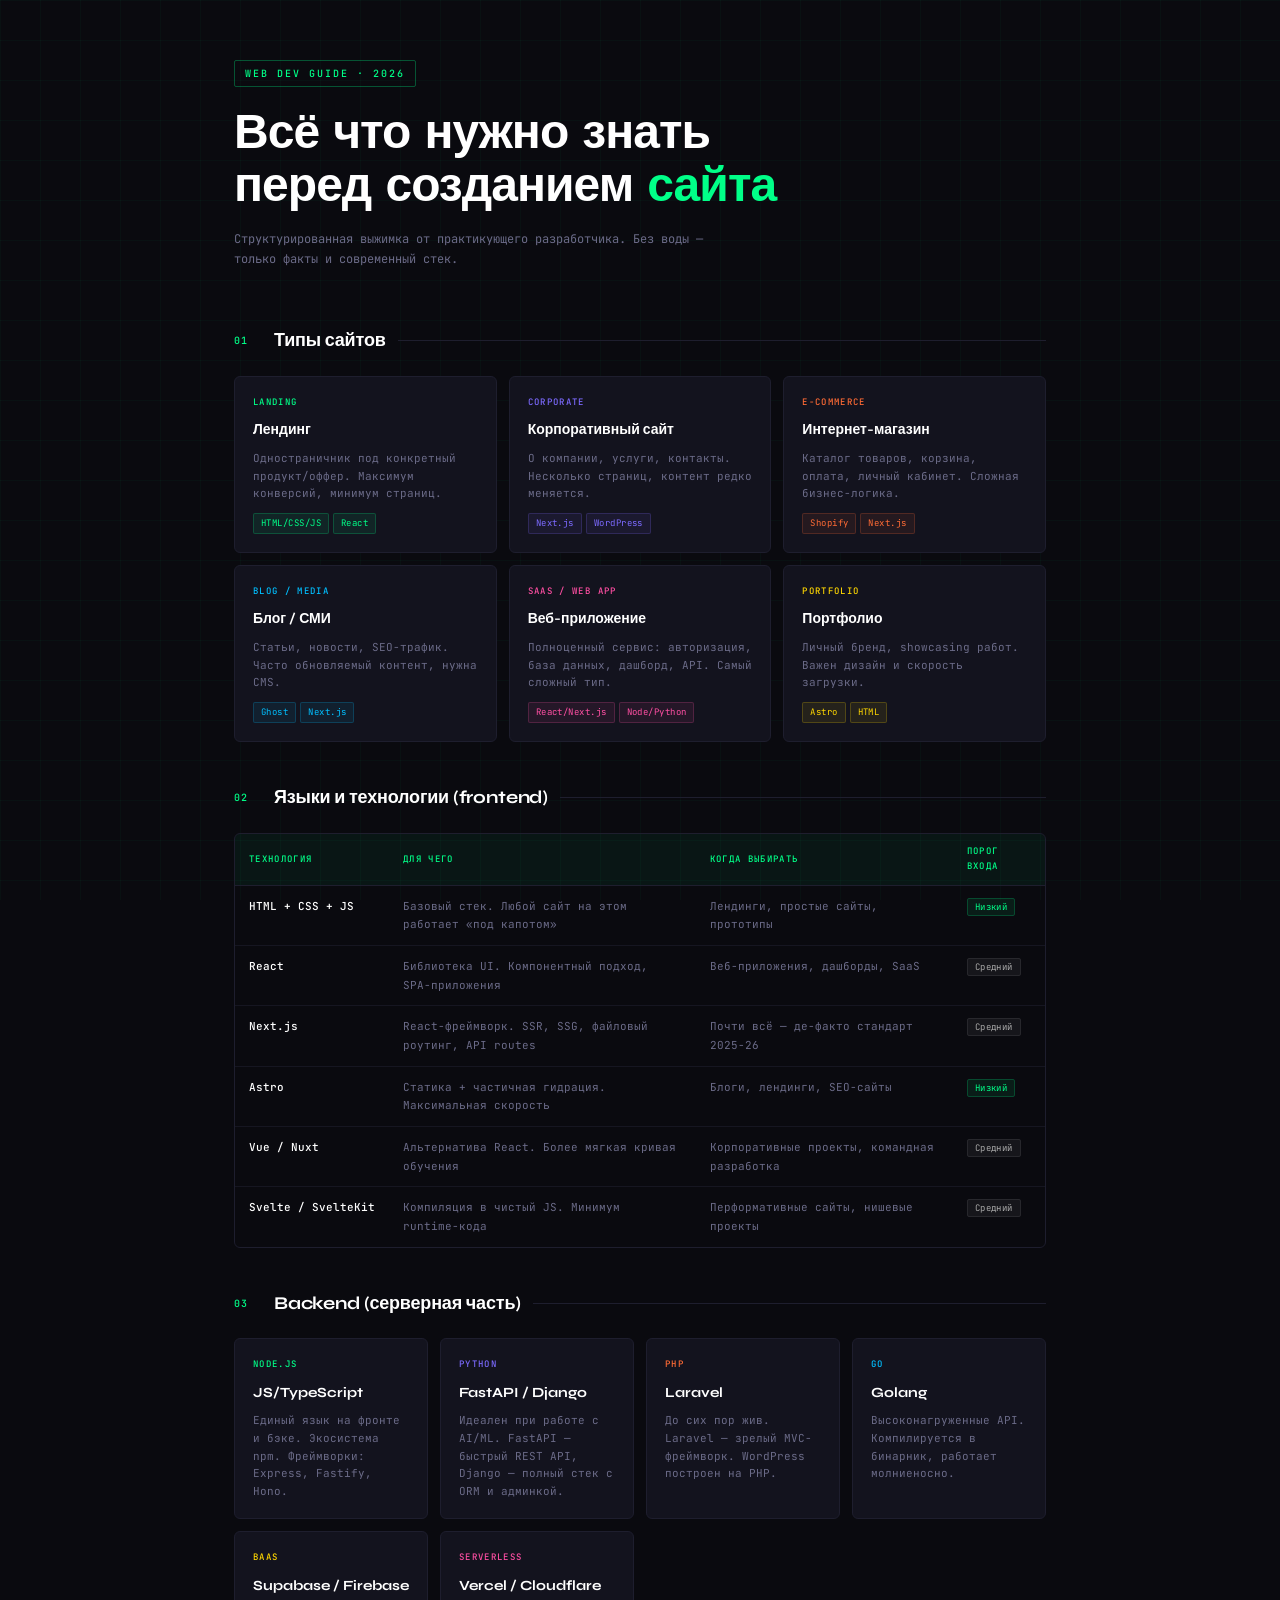
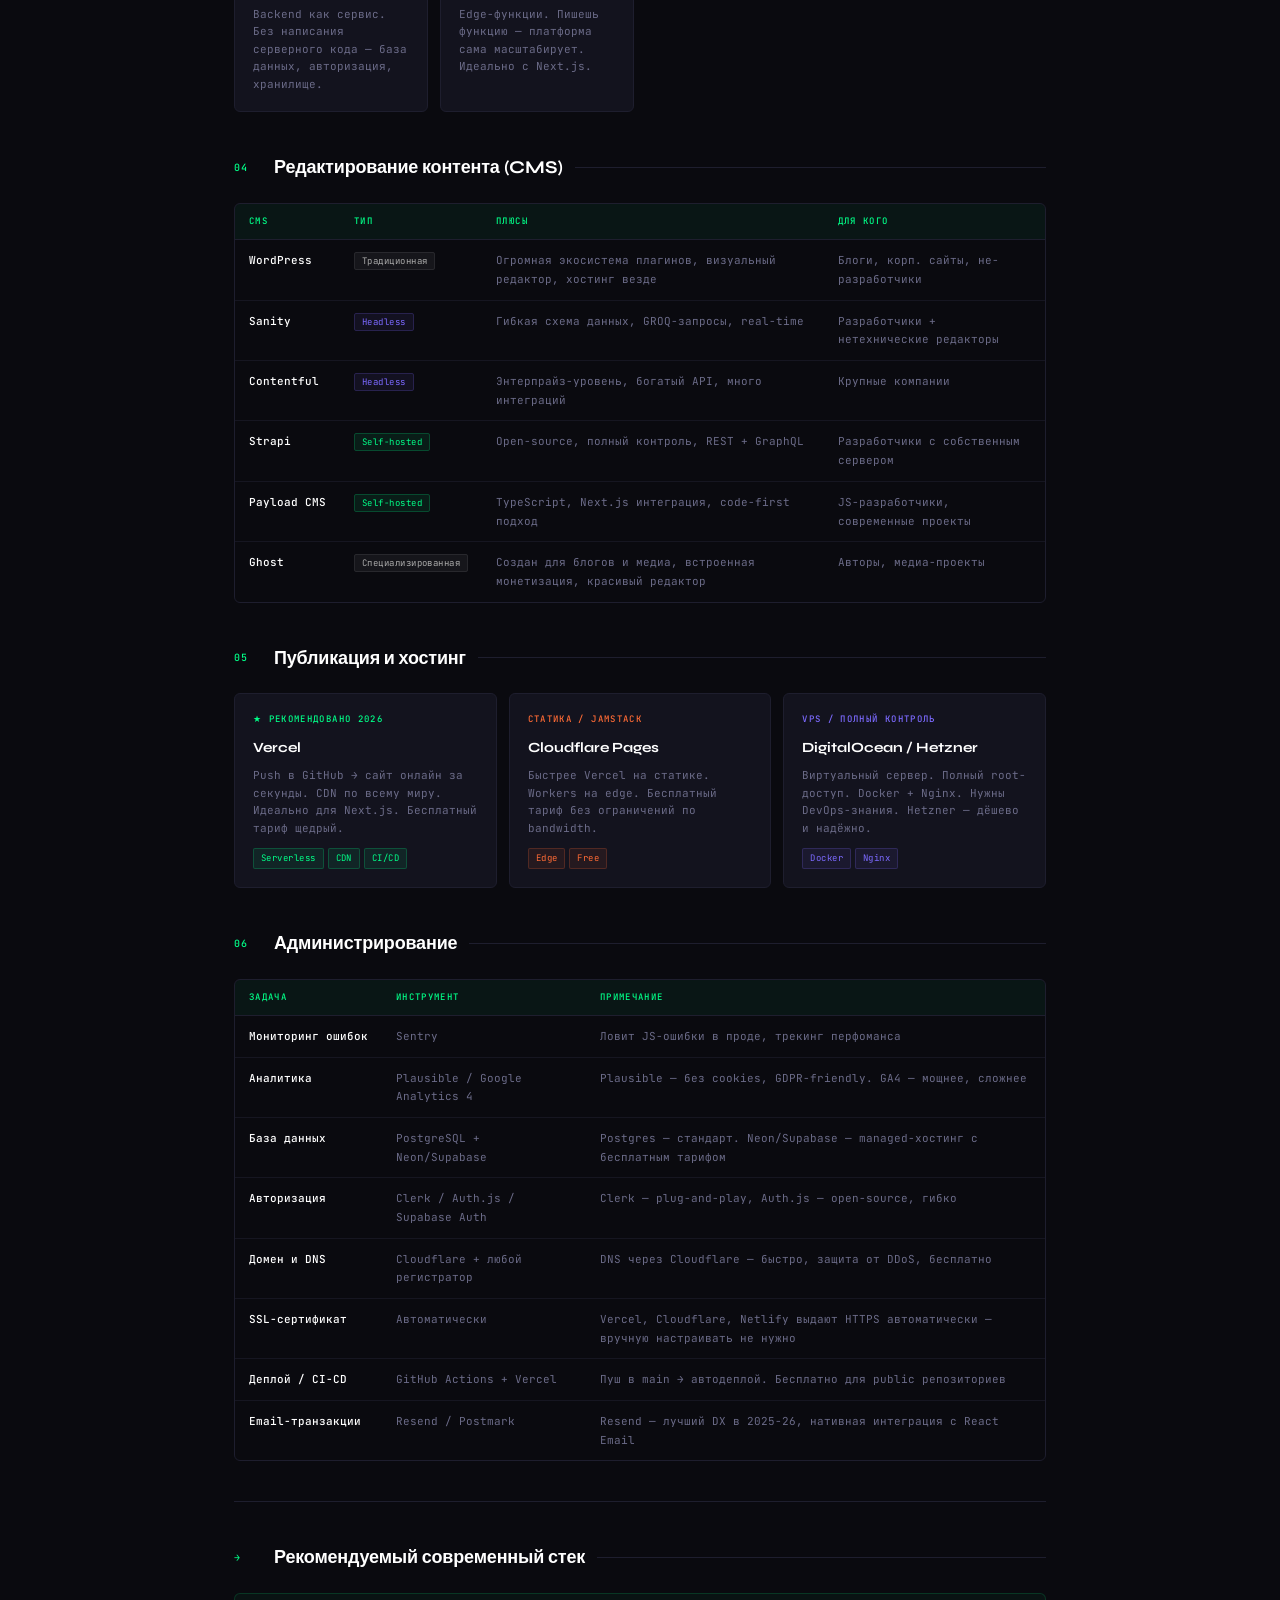
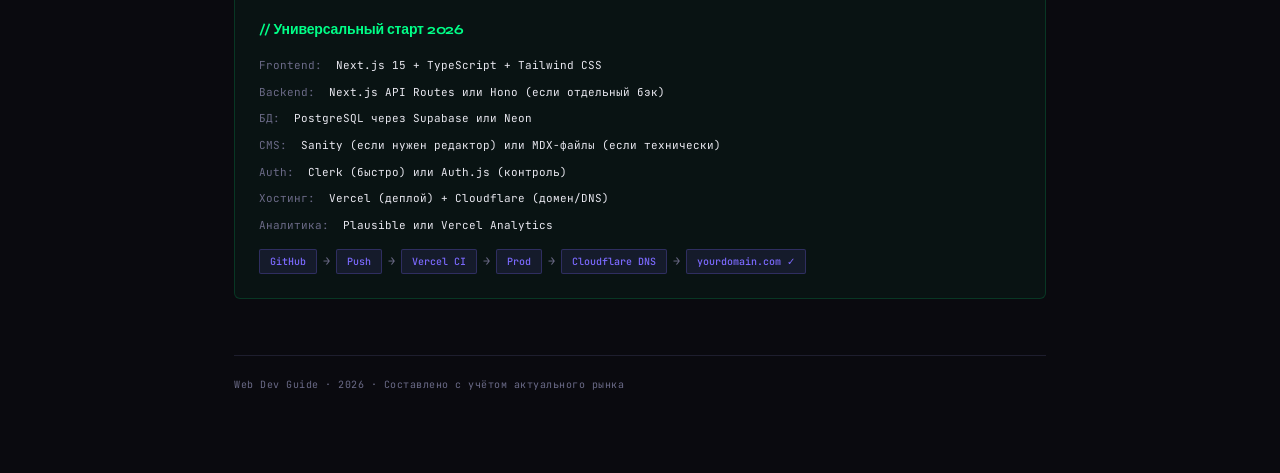
<file: web-guide.html>
<!DOCTYPE html>
<html lang="ru">
<head>
<meta charset="UTF-8">
<meta name="viewport" content="width=device-width, initial-scale=1.0">
<title>Гайд по веб-разработке 2026</title>
<link href="https://fonts.googleapis.com/css2?family=Syne:wght@400;600;700;800&family=JetBrains+Mono:wght@300;400;500&display=swap" rel="stylesheet">
<style>
  :root {
    --bg: #0a0a0f;
    --surface: #111118;
    --border: #1e1e2e;
    --accent: #00ff88;
    --accent2: #7c6aff;
    --accent3: #ff6b35;
    --text: #e8e8f0;
    --muted: #6b6b88;
    --card: #13131e;
  }

  * { margin: 0; padding: 0; box-sizing: border-box; }

  body {
    background: var(--bg);
    color: var(--text);
    font-family: 'JetBrains Mono', monospace;
    font-size: 13px;
    line-height: 1.7;
    min-height: 100vh;
  }

  /* Grid background */
  body::before {
    content: '';
    position: fixed;
    inset: 0;
    background-image:
      linear-gradient(rgba(0,255,136,0.03) 1px, transparent 1px),
      linear-gradient(90deg, rgba(0,255,136,0.03) 1px, transparent 1px);
    background-size: 40px 40px;
    pointer-events: none;
    z-index: 0;
  }

  .wrap {
    position: relative;
    z-index: 1;
    max-width: 860px;
    margin: 0 auto;
    padding: 60px 24px 80px;
  }

  /* Header */
  .header {
    margin-bottom: 56px;
  }

  .tag {
    display: inline-block;
    font-size: 10px;
    font-weight: 500;
    letter-spacing: 0.2em;
    text-transform: uppercase;
    color: var(--accent);
    border: 1px solid rgba(0,255,136,0.3);
    padding: 4px 10px;
    border-radius: 2px;
    margin-bottom: 20px;
  }

  h1 {
    font-family: 'Syne', sans-serif;
    font-size: clamp(28px, 5vw, 48px);
    font-weight: 800;
    line-height: 1.1;
    letter-spacing: -0.02em;
    color: #fff;
    margin-bottom: 16px;
  }

  h1 span { color: var(--accent); }

  .subtitle {
    color: var(--muted);
    font-size: 12px;
    max-width: 500px;
  }

  /* Section */
  .section {
    margin-bottom: 40px;
  }

  .section-header {
    display: flex;
    align-items: center;
    gap: 12px;
    margin-bottom: 20px;
  }

  .section-num {
    font-size: 10px;
    color: var(--accent);
    font-weight: 500;
    letter-spacing: 0.1em;
    min-width: 28px;
  }

  h2 {
    font-family: 'Syne', sans-serif;
    font-size: 18px;
    font-weight: 700;
    color: #fff;
    letter-spacing: -0.01em;
  }

  .line {
    flex: 1;
    height: 1px;
    background: var(--border);
  }

  /* Cards grid */
  .grid {
    display: grid;
    grid-template-columns: repeat(auto-fill, minmax(240px, 1fr));
    gap: 12px;
  }

  .grid-3 {
    grid-template-columns: repeat(auto-fill, minmax(180px, 1fr));
  }

  .card {
    background: var(--card);
    border: 1px solid var(--border);
    border-radius: 6px;
    padding: 18px;
    transition: border-color 0.2s, transform 0.2s;
    position: relative;
    overflow: hidden;
  }

  .card::before {
    content: '';
    position: absolute;
    top: 0; left: 0; right: 0;
    height: 2px;
    background: var(--card-accent, var(--accent));
    opacity: 0;
    transition: opacity 0.2s;
  }

  .card:hover {
    border-color: rgba(0,255,136,0.2);
    transform: translateY(-1px);
  }

  .card:hover::before { opacity: 1; }

  .card-label {
    font-size: 9px;
    letter-spacing: 0.15em;
    text-transform: uppercase;
    color: var(--card-accent, var(--accent));
    margin-bottom: 8px;
    font-weight: 500;
  }

  .card-title {
    font-family: 'Syne', sans-serif;
    font-size: 14px;
    font-weight: 700;
    color: #fff;
    margin-bottom: 8px;
  }

  .card-desc {
    font-size: 11px;
    color: var(--muted);
    line-height: 1.6;
  }

  .card-tags {
    display: flex;
    flex-wrap: wrap;
    gap: 4px;
    margin-top: 10px;
  }

  .pill {
    font-size: 9px;
    padding: 2px 7px;
    border-radius: 2px;
    background: rgba(255,255,255,0.05);
    color: #aaa;
    border: 1px solid rgba(255,255,255,0.08);
    letter-spacing: 0.05em;
  }

  .pill.green { background: rgba(0,255,136,0.08); color: var(--accent); border-color: rgba(0,255,136,0.2); }
  .pill.purple { background: rgba(124,106,255,0.08); color: var(--accent2); border-color: rgba(124,106,255,0.2); }
  .pill.orange { background: rgba(255,107,53,0.08); color: var(--accent3); border-color: rgba(255,107,53,0.2); }

  /* Table */
  .table-wrap {
    border: 1px solid var(--border);
    border-radius: 6px;
    overflow: hidden;
  }

  table {
    width: 100%;
    border-collapse: collapse;
  }

  thead th {
    background: rgba(0,255,136,0.05);
    font-size: 9px;
    letter-spacing: 0.15em;
    text-transform: uppercase;
    color: var(--accent);
    padding: 10px 14px;
    text-align: left;
    font-weight: 500;
    border-bottom: 1px solid var(--border);
  }

  tbody td {
    padding: 11px 14px;
    font-size: 11px;
    color: var(--muted);
    border-bottom: 1px solid rgba(30,30,46,0.6);
    vertical-align: top;
  }

  tbody tr:last-child td { border-bottom: none; }
  tbody tr:hover td { background: rgba(255,255,255,0.02); color: var(--text); }

  td:first-child {
    color: #fff;
    font-weight: 500;
    font-size: 11px;
    white-space: nowrap;
  }

  /* Recommendation block */
  .rec-block {
    background: rgba(0,255,136,0.04);
    border: 1px solid rgba(0,255,136,0.15);
    border-radius: 6px;
    padding: 24px;
  }

  .rec-block h3 {
    font-family: 'Syne', sans-serif;
    font-size: 14px;
    font-weight: 700;
    color: var(--accent);
    margin-bottom: 14px;
    letter-spacing: -0.01em;
  }

  .rec-row {
    display: grid;
    grid-template-columns: auto 1fr;
    gap: 6px 14px;
    align-items: start;
    margin-bottom: 8px;
    font-size: 11px;
  }

  .rec-key {
    color: var(--muted);
    white-space: nowrap;
  }

  .rec-val { color: var(--text); }

  /* Stack path */
  .path {
    display: flex;
    align-items: center;
    flex-wrap: wrap;
    gap: 6px;
    margin-top: 14px;
  }

  .path-step {
    background: rgba(124,106,255,0.1);
    border: 1px solid rgba(124,106,255,0.25);
    color: var(--accent2);
    font-size: 10px;
    padding: 3px 10px;
    border-radius: 2px;
    font-weight: 500;
  }

  .path-arrow { color: var(--muted); font-size: 12px; }

  /* Divider */
  .divider {
    height: 1px;
    background: var(--border);
    margin: 40px 0;
  }

  /* Footer */
  .footer {
    margin-top: 56px;
    padding-top: 20px;
    border-top: 1px solid var(--border);
    font-size: 10px;
    color: var(--muted);
    letter-spacing: 0.05em;
  }
</style>
</head>
<body>
<div class="wrap">

  <!-- Header -->
  <div class="header">
    <div class="tag">Web Dev Guide · 2026</div>
    <h1>Всё что нужно знать<br>перед созданием <span>сайта</span></h1>
    <p class="subtitle">Структурированная выжимка от практикующего разработчика. Без воды — только факты и современный стек.</p>
  </div>

  <!-- 1. Типы сайтов -->
  <div class="section">
    <div class="section-header">
      <span class="section-num">01</span>
      <h2>Типы сайтов</h2>
      <div class="line"></div>
    </div>
    <div class="grid">
      <div class="card" style="--card-accent: #00ff88;">
        <div class="card-label">Landing</div>
        <div class="card-title">Лендинг</div>
        <div class="card-desc">Одностраничник под конкретный продукт/оффер. Максимум конверсий, минимум страниц.</div>
        <div class="card-tags">
          <span class="pill green">HTML/CSS/JS</span>
          <span class="pill green">React</span>
        </div>
      </div>
      <div class="card" style="--card-accent: #7c6aff;">
        <div class="card-label">Corporate</div>
        <div class="card-title">Корпоративный сайт</div>
        <div class="card-desc">О компании, услуги, контакты. Несколько страниц, контент редко меняется.</div>
        <div class="card-tags">
          <span class="pill purple">Next.js</span>
          <span class="pill purple">WordPress</span>
        </div>
      </div>
      <div class="card" style="--card-accent: #ff6b35;">
        <div class="card-label">E-commerce</div>
        <div class="card-title">Интернет-магазин</div>
        <div class="card-desc">Каталог товаров, корзина, оплата, личный кабинет. Сложная бизнес-логика.</div>
        <div class="card-tags">
          <span class="pill orange">Shopify</span>
          <span class="pill orange">Next.js</span>
        </div>
      </div>
      <div class="card" style="--card-accent: #00bfff;">
        <div class="card-label">Blog / Media</div>
        <div class="card-title">Блог / СМИ</div>
        <div class="card-desc">Статьи, новости, SEO-трафик. Часто обновляемый контент, нужна CMS.</div>
        <div class="card-tags">
          <span class="pill" style="color:#00bfff;background:rgba(0,191,255,0.08);border-color:rgba(0,191,255,0.2)">Ghost</span>
          <span class="pill" style="color:#00bfff;background:rgba(0,191,255,0.08);border-color:rgba(0,191,255,0.2)">Next.js</span>
        </div>
      </div>
      <div class="card" style="--card-accent: #ff4fa3;">
        <div class="card-label">SaaS / Web App</div>
        <div class="card-title">Веб-приложение</div>
        <div class="card-desc">Полноценный сервис: авторизация, база данных, дашборд, API. Самый сложный тип.</div>
        <div class="card-tags">
          <span class="pill" style="color:#ff4fa3;background:rgba(255,79,163,0.08);border-color:rgba(255,79,163,0.2)">React/Next.js</span>
          <span class="pill" style="color:#ff4fa3;background:rgba(255,79,163,0.08);border-color:rgba(255,79,163,0.2)">Node/Python</span>
        </div>
      </div>
      <div class="card" style="--card-accent: #ffd700;">
        <div class="card-label">Portfolio</div>
        <div class="card-title">Портфолио</div>
        <div class="card-desc">Личный бренд, showcasing работ. Важен дизайн и скорость загрузки.</div>
        <div class="card-tags">
          <span class="pill" style="color:#ffd700;background:rgba(255,215,0,0.08);border-color:rgba(255,215,0,0.2)">Astro</span>
          <span class="pill" style="color:#ffd700;background:rgba(255,215,0,0.08);border-color:rgba(255,215,0,0.2)">HTML</span>
        </div>
      </div>
    </div>
  </div>

  <!-- 2. Языки и технологии -->
  <div class="section">
    <div class="section-header">
      <span class="section-num">02</span>
      <h2>Языки и технологии (frontend)</h2>
      <div class="line"></div>
    </div>
    <div class="table-wrap">
      <table>
        <thead>
          <tr>
            <th>Технология</th>
            <th>Для чего</th>
            <th>Когда выбирать</th>
            <th>Порог входа</th>
          </tr>
        </thead>
        <tbody>
          <tr>
            <td>HTML + CSS + JS</td>
            <td>Базовый стек. Любой сайт на этом работает «под капотом»</td>
            <td>Лендинги, простые сайты, прототипы</td>
            <td><span class="pill green">Низкий</span></td>
          </tr>
          <tr>
            <td>React</td>
            <td>Библиотека UI. Компонентный подход, SPA-приложения</td>
            <td>Веб-приложения, дашборды, SaaS</td>
            <td><span class="pill">Средний</span></td>
          </tr>
          <tr>
            <td>Next.js</td>
            <td>React-фреймворк. SSR, SSG, файловый роутинг, API routes</td>
            <td>Почти всё — де-факто стандарт 2025-26</td>
            <td><span class="pill">Средний</span></td>
          </tr>
          <tr>
            <td>Astro</td>
            <td>Статика + частичная гидрация. Максимальная скорость</td>
            <td>Блоги, лендинги, SEO-сайты</td>
            <td><span class="pill green">Низкий</span></td>
          </tr>
          <tr>
            <td>Vue / Nuxt</td>
            <td>Альтернатива React. Более мягкая кривая обучения</td>
            <td>Корпоративные проекты, командная разработка</td>
            <td><span class="pill">Средний</span></td>
          </tr>
          <tr>
            <td>Svelte / SvelteKit</td>
            <td>Компиляция в чистый JS. Минимум runtime-кода</td>
            <td>Перформативные сайты, нишевые проекты</td>
            <td><span class="pill">Средний</span></td>
          </tr>
        </tbody>
      </table>
    </div>
  </div>

  <!-- 3. Backend -->
  <div class="section">
    <div class="section-header">
      <span class="section-num">03</span>
      <h2>Backend (серверная часть)</h2>
      <div class="line"></div>
    </div>
    <div class="grid grid-3">
      <div class="card" style="--card-accent:#00ff88;">
        <div class="card-label">Node.js</div>
        <div class="card-title">JS/TypeScript</div>
        <div class="card-desc">Единый язык на фронте и бэке. Экосистема npm. Фреймворки: Express, Fastify, Hono.</div>
      </div>
      <div class="card" style="--card-accent:#7c6aff;">
        <div class="card-label">Python</div>
        <div class="card-title">FastAPI / Django</div>
        <div class="card-desc">Идеален при работе с AI/ML. FastAPI — быстрый REST API, Django — полный стек с ORM и админкой.</div>
      </div>
      <div class="card" style="--card-accent:#ff6b35;">
        <div class="card-label">PHP</div>
        <div class="card-title">Laravel</div>
        <div class="card-desc">До сих пор жив. Laravel — зрелый MVC-фреймворк. WordPress построен на PHP.</div>
      </div>
      <div class="card" style="--card-accent:#00bfff;">
        <div class="card-label">Go</div>
        <div class="card-title">Golang</div>
        <div class="card-desc">Высоконагруженные API. Компилируется в бинарник, работает молниеносно.</div>
      </div>
      <div class="card" style="--card-accent:#ffd700;">
        <div class="card-label">BaaS</div>
        <div class="card-title">Supabase / Firebase</div>
        <div class="card-desc">Backend как сервис. Без написания серверного кода — база данных, авторизация, хранилище.</div>
      </div>
      <div class="card" style="--card-accent:#ff4fa3;">
        <div class="card-label">Serverless</div>
        <div class="card-title">Vercel / Cloudflare</div>
        <div class="card-desc">Edge-функции. Пишешь функцию — платформа сама масштабирует. Идеально с Next.js.</div>
      </div>
    </div>
  </div>

  <!-- 4. CMS / Редактирование -->
  <div class="section">
    <div class="section-header">
      <span class="section-num">04</span>
      <h2>Редактирование контента (CMS)</h2>
      <div class="line"></div>
    </div>
    <div class="table-wrap">
      <table>
        <thead>
          <tr>
            <th>CMS</th>
            <th>Тип</th>
            <th>Плюсы</th>
            <th>Для кого</th>
          </tr>
        </thead>
        <tbody>
          <tr>
            <td>WordPress</td>
            <td><span class="pill">Традиционная</span></td>
            <td>Огромная экосистема плагинов, визуальный редактор, хостинг везде</td>
            <td>Блоги, корп. сайты, не-разработчики</td>
          </tr>
          <tr>
            <td>Sanity</td>
            <td><span class="pill purple">Headless</span></td>
            <td>Гибкая схема данных, GROQ-запросы, real-time</td>
            <td>Разработчики + нетехнические редакторы</td>
          </tr>
          <tr>
            <td>Contentful</td>
            <td><span class="pill purple">Headless</span></td>
            <td>Энтерпрайз-уровень, богатый API, много интеграций</td>
            <td>Крупные компании</td>
          </tr>
          <tr>
            <td>Strapi</td>
            <td><span class="pill green">Self-hosted</span></td>
            <td>Open-source, полный контроль, REST + GraphQL</td>
            <td>Разработчики с собственным сервером</td>
          </tr>
          <tr>
            <td>Payload CMS</td>
            <td><span class="pill green">Self-hosted</span></td>
            <td>TypeScript, Next.js интеграция, code-first подход</td>
            <td>JS-разработчики, современные проекты</td>
          </tr>
          <tr>
            <td>Ghost</td>
            <td><span class="pill">Специализированная</span></td>
            <td>Создан для блогов и медиа, встроенная монетизация, красивый редактор</td>
            <td>Авторы, медиа-проекты</td>
          </tr>
        </tbody>
      </table>
    </div>
  </div>

  <!-- 5. Публикация -->
  <div class="section">
    <div class="section-header">
      <span class="section-num">05</span>
      <h2>Публикация и хостинг</h2>
      <div class="line"></div>
    </div>
    <div class="grid">
      <div class="card" style="--card-accent:#00ff88;">
        <div class="card-label">★ Рекомендовано 2026</div>
        <div class="card-title">Vercel</div>
        <div class="card-desc">Push в GitHub → сайт онлайн за секунды. CDN по всему миру. Идеально для Next.js. Бесплатный тариф щедрый.</div>
        <div class="card-tags">
          <span class="pill green">Serverless</span>
          <span class="pill green">CDN</span>
          <span class="pill green">CI/CD</span>
        </div>
      </div>
      <div class="card" style="--card-accent:#ff6b35;">
        <div class="card-label">Статика / JAMstack</div>
        <div class="card-title">Cloudflare Pages</div>
        <div class="card-desc">Быстрее Vercel на статике. Workers на edge. Бесплатный тариф без ограничений по bandwidth.</div>
        <div class="card-tags">
          <span class="pill orange">Edge</span>
          <span class="pill orange">Free</span>
        </div>
      </div>
      <div class="card" style="--card-accent:#7c6aff;">
        <div class="card-label">VPS / Полный контроль</div>
        <div class="card-title">DigitalOcean / Hetzner</div>
        <div class="card-desc">Виртуальный сервер. Полный root-доступ. Docker + Nginx. Нужны DevOps-знания. Hetzner — дёшево и надёжно.</div>
        <div class="card-tags">
          <span class="pill purple">Docker</span>
          <span class="pill purple">Nginx</span>
        </div>
      </div>
    </div>
  </div>

  <!-- 6. Администрирование -->
  <div class="section">
    <div class="section-header">
      <span class="section-num">06</span>
      <h2>Администрирование</h2>
      <div class="line"></div>
    </div>
    <div class="table-wrap">
      <table>
        <thead>
          <tr>
            <th>Задача</th>
            <th>Инструмент</th>
            <th>Примечание</th>
          </tr>
        </thead>
        <tbody>
          <tr>
            <td>Мониторинг ошибок</td>
            <td>Sentry</td>
            <td>Ловит JS-ошибки в проде, трекинг перфоманса</td>
          </tr>
          <tr>
            <td>Аналитика</td>
            <td>Plausible / Google Analytics 4</td>
            <td>Plausible — без cookies, GDPR-friendly. GA4 — мощнее, сложнее</td>
          </tr>
          <tr>
            <td>База данных</td>
            <td>PostgreSQL + Neon/Supabase</td>
            <td>Postgres — стандарт. Neon/Supabase — managed-хостинг с бесплатным тарифом</td>
          </tr>
          <tr>
            <td>Авторизация</td>
            <td>Clerk / Auth.js / Supabase Auth</td>
            <td>Clerk — plug-and-play, Auth.js — open-source, гибко</td>
          </tr>
          <tr>
            <td>Домен и DNS</td>
            <td>Cloudflare + любой регистратор</td>
            <td>DNS через Cloudflare — быстро, защита от DDoS, бесплатно</td>
          </tr>
          <tr>
            <td>SSL-сертификат</td>
            <td>Автоматически</td>
            <td>Vercel, Cloudflare, Netlify выдают HTTPS автоматически — вручную настраивать не нужно</td>
          </tr>
          <tr>
            <td>Деплой / CI-CD</td>
            <td>GitHub Actions + Vercel</td>
            <td>Пуш в main → автодеплой. Бесплатно для public репозиториев</td>
          </tr>
          <tr>
            <td>Email-транзакции</td>
            <td>Resend / Postmark</td>
            <td>Resend — лучший DX в 2025-26, нативная интеграция с React Email</td>
          </tr>
        </tbody>
      </table>
    </div>
  </div>

  <div class="divider"></div>

  <!-- Recommendation -->
  <div class="section">
    <div class="section-header">
      <span class="section-num">→</span>
      <h2>Рекомендуемый современный стек</h2>
      <div class="line"></div>
    </div>
    <div class="grid">
      <div class="rec-block" style="grid-column: 1 / -1;">
        <h3>// Универсальный старт 2026</h3>
        <div class="rec-row"><span class="rec-key">Frontend:</span><span class="rec-val">Next.js 15 + TypeScript + Tailwind CSS</span></div>
        <div class="rec-row"><span class="rec-key">Backend:</span><span class="rec-val">Next.js API Routes или Hono (если отдельный бэк)</span></div>
        <div class="rec-row"><span class="rec-key">БД:</span><span class="rec-val">PostgreSQL через Supabase или Neon</span></div>
        <div class="rec-row"><span class="rec-key">CMS:</span><span class="rec-val">Sanity (если нужен редактор) или MDX-файлы (если технически)</span></div>
        <div class="rec-row"><span class="rec-key">Auth:</span><span class="rec-val">Clerk (быстро) или Auth.js (контроль)</span></div>
        <div class="rec-row"><span class="rec-key">Хостинг:</span><span class="rec-val">Vercel (деплой) + Cloudflare (домен/DNS)</span></div>
        <div class="rec-row"><span class="rec-key">Аналитика:</span><span class="rec-val">Plausible или Vercel Analytics</span></div>
        <div class="path">
          <span class="path-step">GitHub</span>
          <span class="path-arrow">→</span>
          <span class="path-step">Push</span>
          <span class="path-arrow">→</span>
          <span class="path-step">Vercel CI</span>
          <span class="path-arrow">→</span>
          <span class="path-step">Prod</span>
          <span class="path-arrow">→</span>
          <span class="path-step">Cloudflare DNS</span>
          <span class="path-arrow">→</span>
          <span class="path-step">yourdomain.com ✓</span>
        </div>
      </div>
    </div>
  </div>

  <div class="footer">
    Web Dev Guide · 2026 · Составлено с учётом актуального рынка
  </div>

</div>
</body>
</html>
</file>
